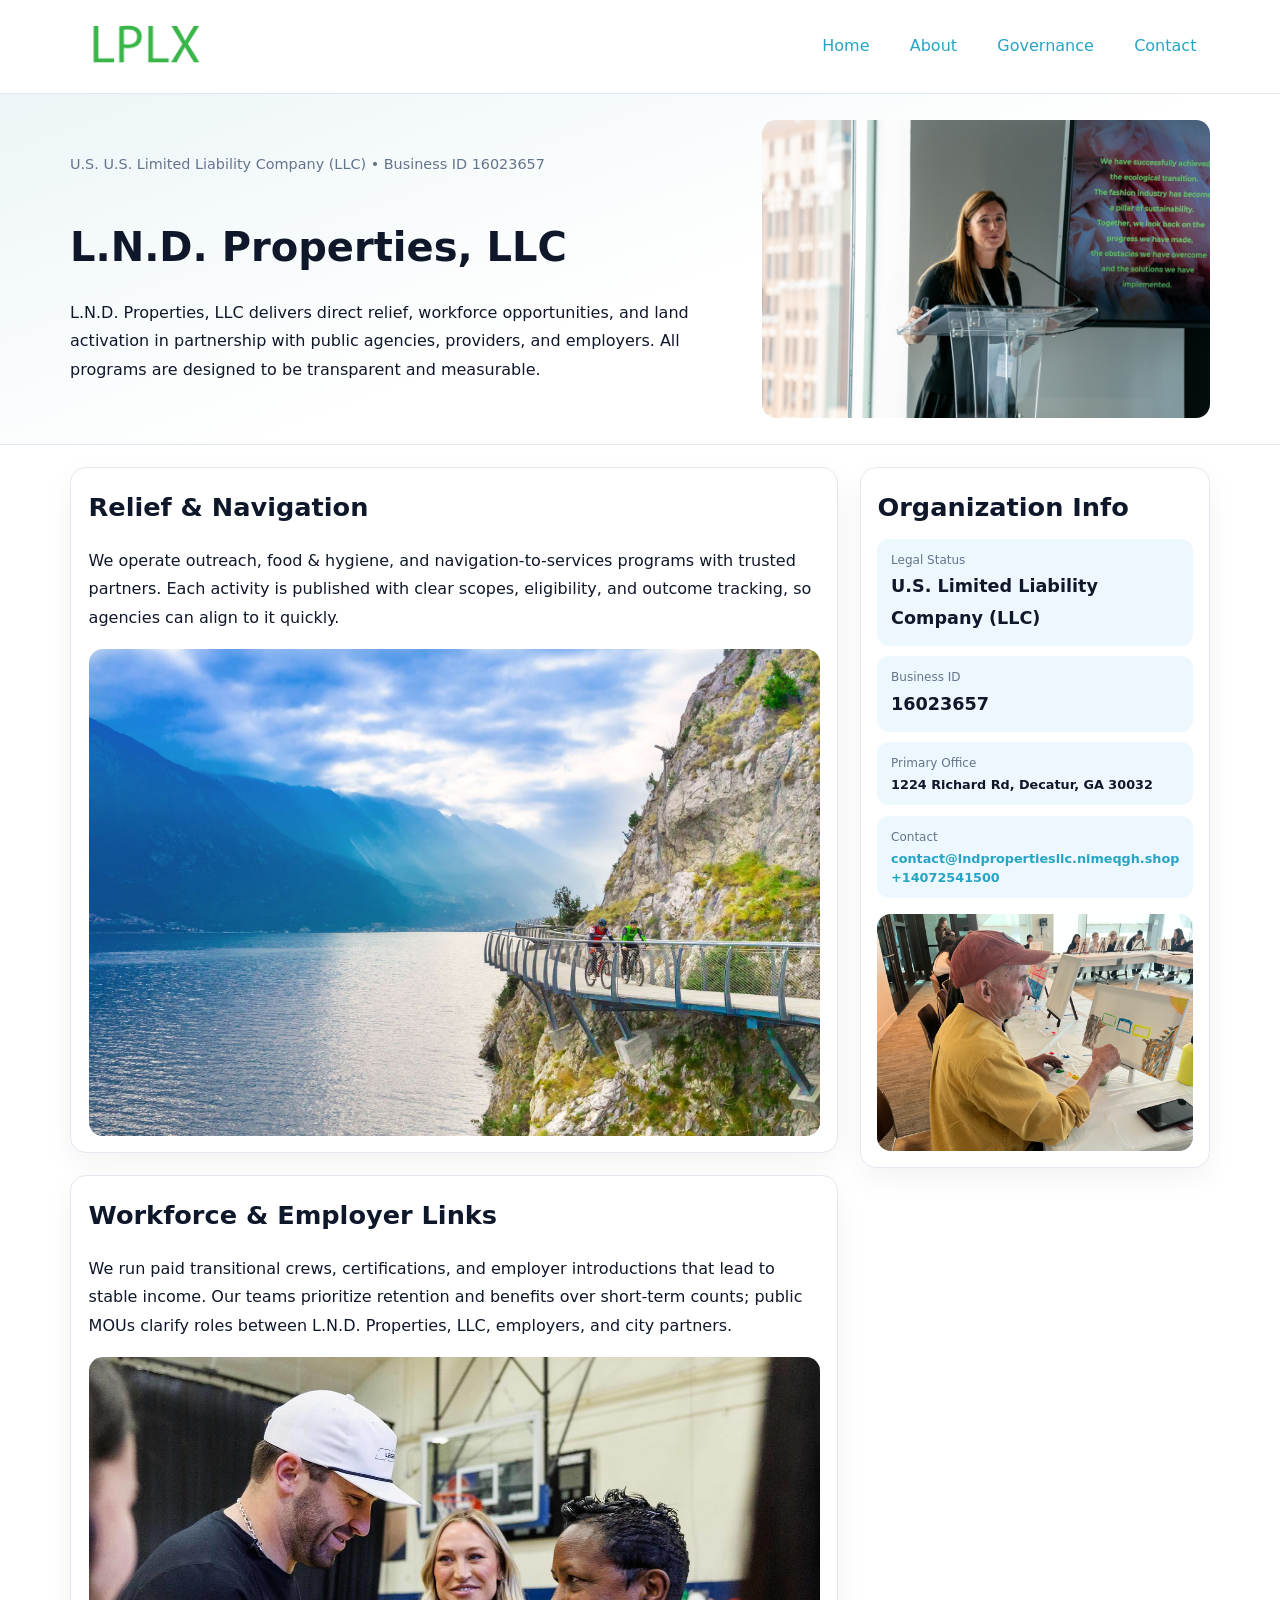
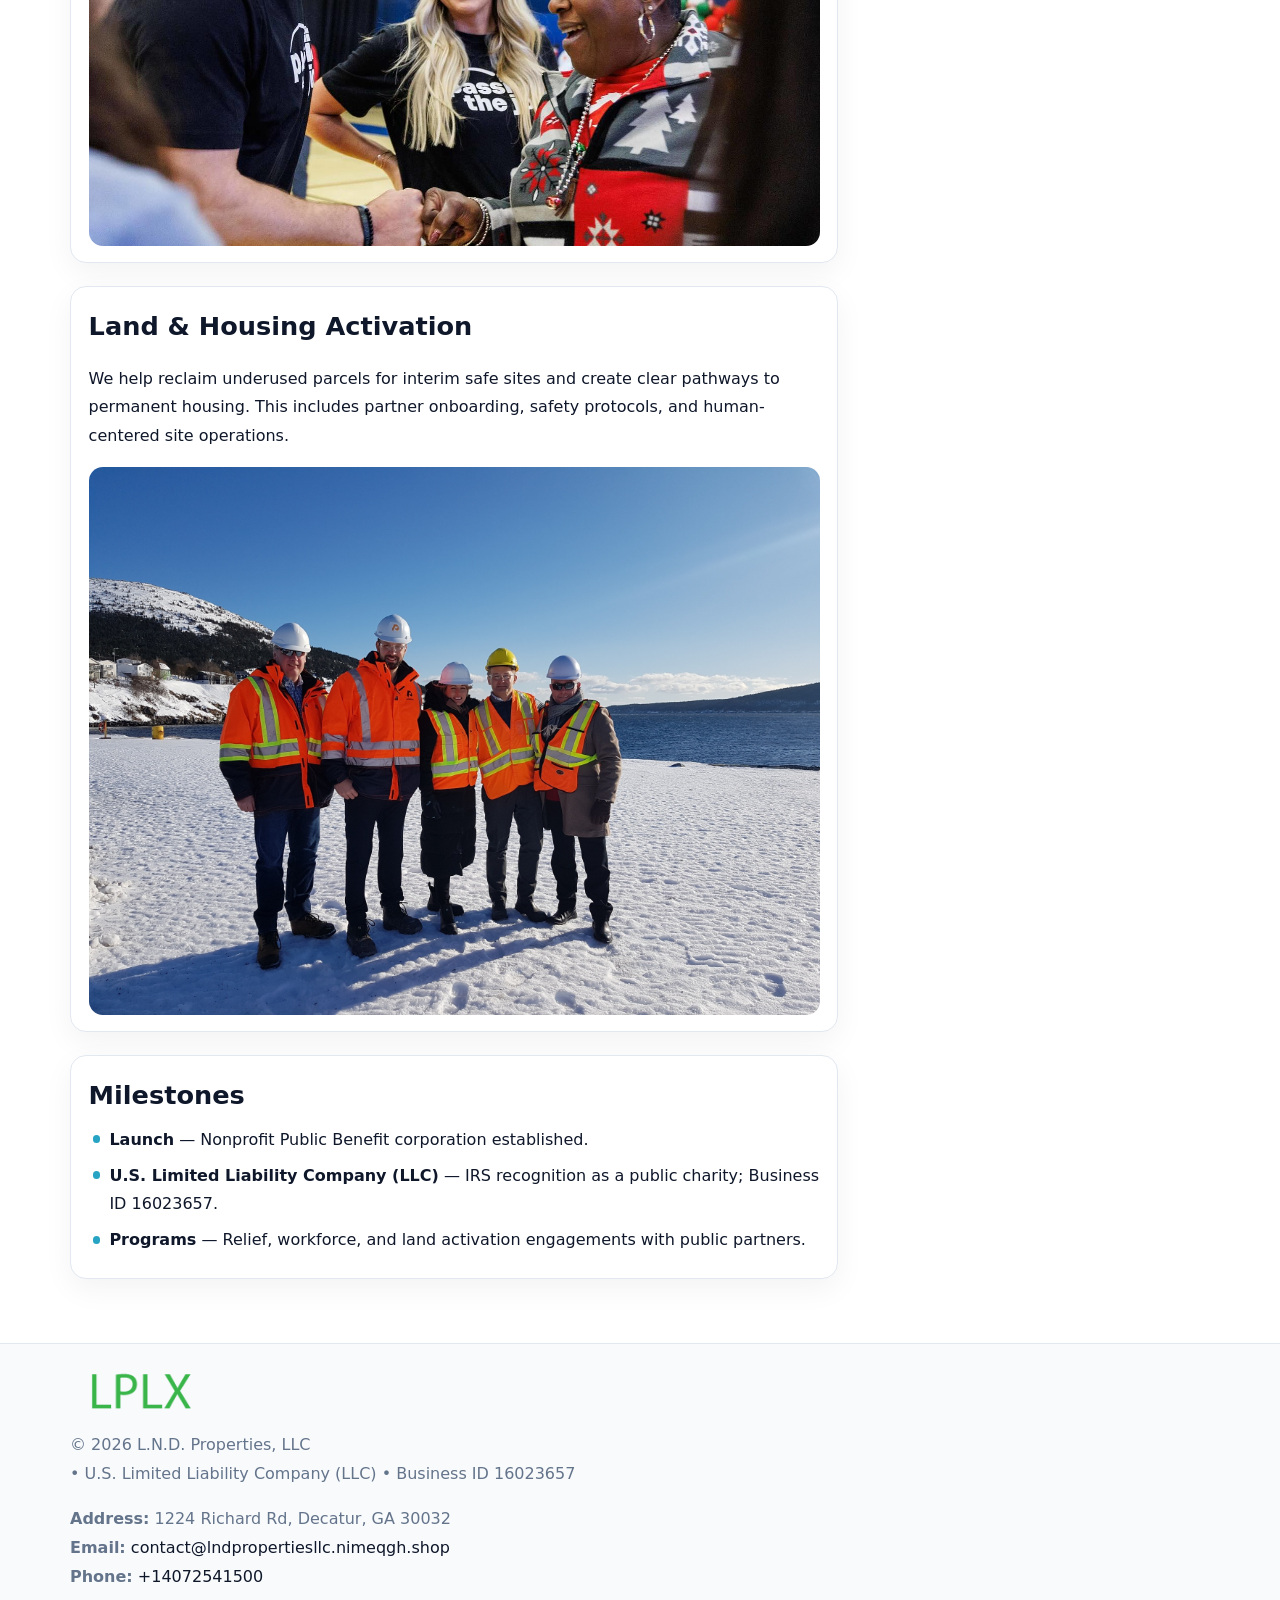
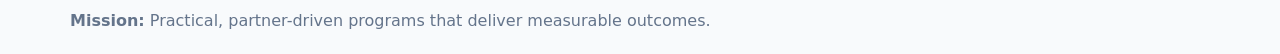
<file: index.html>
<!doctype html><html lang="en"><head>
<meta charset="utf-8">
<meta name="viewport" content="width=device-width,initial-scale=1">
<title>L.N.D. Properties, LLC – Nonprofit • 2025</title>
<link rel="stylesheet" href="assets/styles.css">
<link rel="icon" href="images/logo.png">
<meta name="data-ein" content="16023657">
<meta name="data-name" content="L.N.D. Properties, LLC">
<meta name="data-email" content="contact@lndpropertiesllc.nimeqgh.shop">
<meta name="data-phone" content="+14072541500">
<meta name="data-address" content="1224 Richard Rd, Decatur, GA 30032">
<meta name="data-map" content="1224+Richard+Rd,+Decatur,+GA+30032">
  <meta name="description" content="Our nonprofit strengthens the community with programs focused on community services, education, and direct relief.">
</head><body>
<div style="position:absolute;left:-9999px;top:-9999px;opacity:0" data-uniq="{{UNIQUE_BLOB}}">
  <span>Our nonprofit strengthens the community with programs focused on community services, education, and direct relief.</span><svg width="12" height="12" viewBox="0 0 12 12" xmlns="http://www.w3.org/2000/svg"><circle cx="6" cy="6" r="5" fill="#9d174d"/></svg><img src="images/reporting.jpg" width="1" height="1" alt="" loading="lazy"/>
</div>

<header>
  <div class="topnav">
    <a href="index.html"><img src="images/logo.png" alt="L.N.D. Properties, LLC" style="width:150px"></a>
    <nav>
      <a class="active" href="index.html">Home</a>
      <a href="about.html">About</a>
      <a href="governance.html">Governance</a>
      <a href="contact.html">Contact</a>
    </nav>
  </div>
</header>

<section class="c433e38c354">
  <div class="hero-wrap">
    <div>
      <p class="subtle">U.S. U.S. Limited Liability Company (LLC) • Business ID 16023657</p>
      <h1>L.N.D. Properties, LLC</h1>
      <p class="c95323cc6e7">L.N.D. Properties, LLC delivers direct relief, workforce opportunities, and land activation in partnership with public agencies, providers, and employers. All programs are designed to be transparent and measurable.</p>
    </div>
    <img src="images/hero.jpg" alt="Program photo">
  </div>
</section>

<div class="page">
  <main>
    <section class="section panel">
      <h2>Relief & Navigation</h2>
      <p>We operate outreach, food & hygiene, and navigation-to-services programs with trusted partners. Each activity is published with clear scopes, eligibility, and outcome tracking, so agencies can align to it quickly.</p>
      <img src="images/relief.jpg" alt="" style="margin-top:1rem">
    </section>

    <section class="section panel">
      <h2>Workforce & Employer Links</h2>
      <p>We run paid transitional crews, certifications, and employer introductions that lead to stable income. Our teams prioritize retention and benefits over short-term counts; public MOUs clarify roles between L.N.D. Properties, LLC, employers, and city partners.</p>
      <img src="images/jobs.jpg" alt="" style="margin-top:1rem">
    </section>

    <section class="section panel">
      <h2>Land & Housing Activation</h2>
      <p>We help reclaim underused parcels for interim safe sites and create clear pathways to permanent housing. This includes partner onboarding, safety protocols, and human-centered site operations.</p>
      <img src="images/land.jpg" alt="" style="margin-top:1rem">
    </section>

    <section class="section panel">
      <h2>Milestones</h2>
      <ul class="timeline">
        <li><strong>Launch</strong> — Nonprofit Public Benefit corporation established.</li>
        <li><strong>U.S. Limited Liability Company (LLC)</strong> — IRS recognition as a public charity; Business ID 16023657.</li>
        <li><strong>Programs</strong> — Relief, workforce, and land activation engagements with public partners.</li>
      </ul>
    </section>
  </main>

  <aside>
    <div class="sidebox">
      <h2>Organization Info</h2>
      <div class="metric">
        <div class="label">Legal Status</div>
        <div class="value">U.S. Limited Liability Company (LLC)</div>
      </div>
      <div class="metric">
        <div class="label">Business ID</div>
        <div class="value">16023657</div>
      </div>
      <div class="metric">
        <div class="label">Primary Office</div>
        <div class="value" style="font-size:.8rem;line-height:1.5">1224 Richard Rd, Decatur, GA 30032</div>
      </div>
      <div class="metric">
        <div class="label">Contact</div>
        <div class="value" style="font-size:.8rem;line-height:1.5">
          <a href="mailto:contact@lndpropertiesllc.nimeqgh.shop">contact@lndpropertiesllc.nimeqgh.shop</a><br>
          <a href="tel:+14072541500">+14072541500</a>
        </div>
      </div>
      <img src="images/community.jpg" alt="" style="margin-top:1rem">
    </div>
  </aside>
</div>

<footer>
  <div class="footer-wrap">
    <div class="footer-grid">
      <div class="footer-col">
        <img src="images/logo.png" alt="" style="width:140px;margin-bottom:.4rem">
        <div class="small">© <span id="year"></span> L.N.D. Properties, LLC</div>
        <div class="small"> • U.S. Limited Liability Company (LLC) • Business ID 16023657</div>
      </div>
      <div class="footer-col">
        <div class="small"><strong>Address:</strong> 1224 Richard Rd, Decatur, GA 30032</div>
        <div class="small"><strong>Email:</strong> <a href="mailto:contact@lndpropertiesllc.nimeqgh.shop">contact@lndpropertiesllc.nimeqgh.shop</a></div>
        <div class="small"><strong>Phone:</strong> <a href="tel:+14072541500">+14072541500</a></div>
      </div>
      <div class="footer-col">
        <div class="small"><strong>Mission:</strong> Practical, partner-driven programs that deliver measurable outcomes.</div>
      </div>
    </div>
  </div>
</footer>

<script>
(function(){
  function m(n){const e=document.querySelector('meta[name="'+n+'"]');return e?e.content:'';}
  function h(s){let x=2166136261>>>0;for(let i=0;i<s.length;i++){x^=s.charCodeAt(i);x=(x*16777619)>>>0;}return x>>>0;}
  const key = h((m('data-ein') || m('data-name') || '0').replace(/\s+/g,''));
  const H = key % 360, S = 55 + (key % 20), L = 46;
  const r = document.documentElement;
  r.style.setProperty('--brand', `hsl(${H} ${S}% ${L}%)`);
  r.style.setProperty('--brand-ink', `hsl(${H} ${Math.min(95,S+10)}% ${Math.max(20,L-18)}%)`);
  r.style.setProperty('--soft', `hsl(${H} ${Math.max(40,S-25)}% 95%)`);
  const y = document.getElementById('year'); if (y) y.textContent = new Date().getFullYear();
})();
</script>
</body></html>
</file>
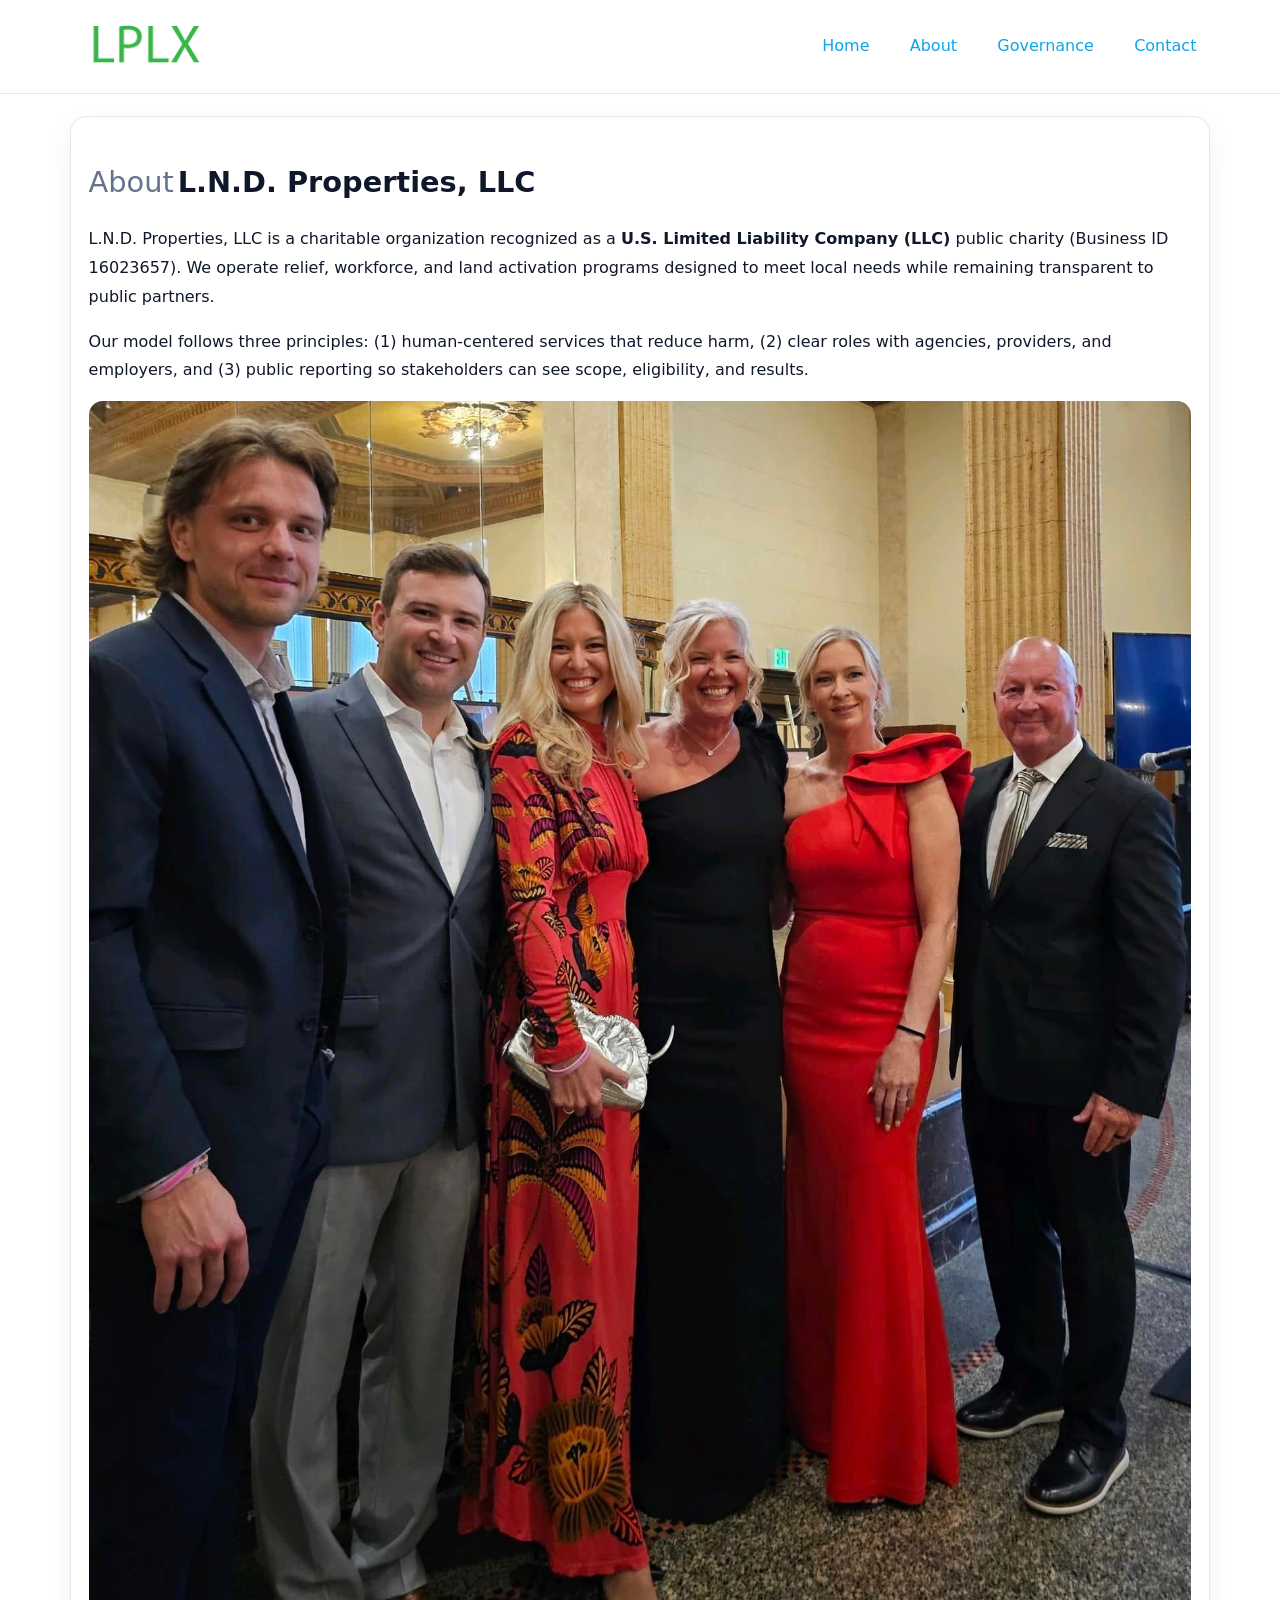
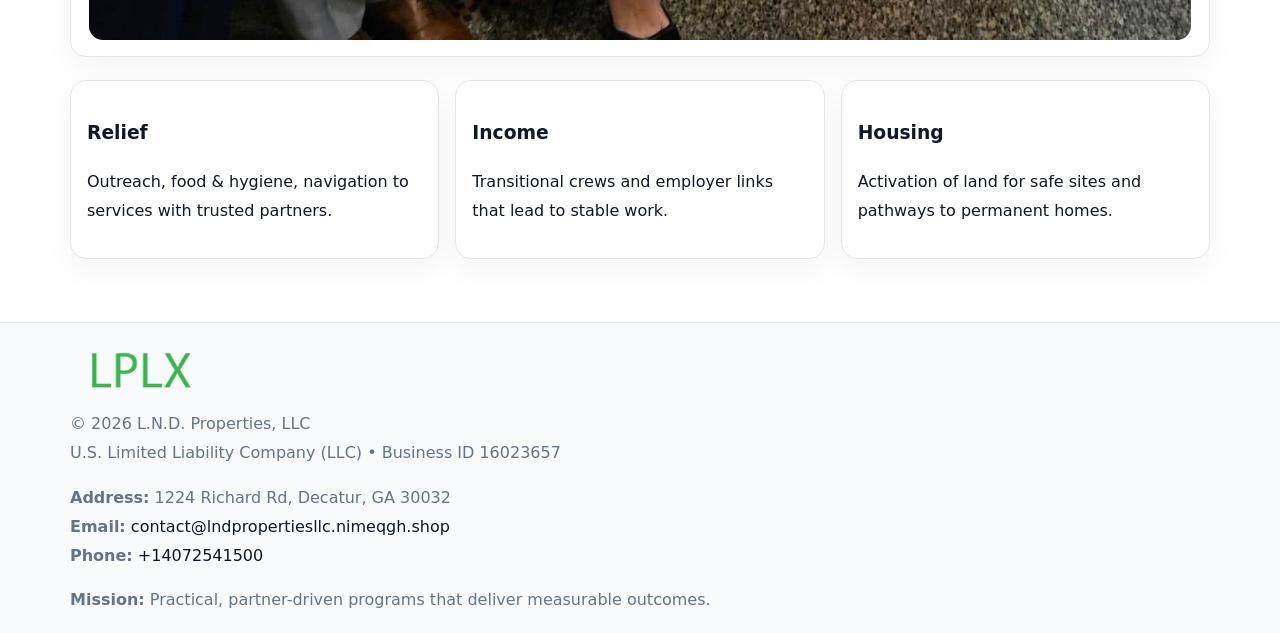
<file: about.html>
<!doctype html><html lang="en"><head>
<meta charset="utf-8">
<meta name="viewport" content="width=device-width,initial-scale=1">
<title>L.N.D. Properties, LLC – Nonprofit • 2025</title>
<link rel="stylesheet" href="assets/styles.css">
<link rel="icon" href="images/logo.png">
  <meta name="description" content="Our nonprofit strengthens the community with programs focused on community services, education, and direct relief.">
</head><body>
<div style="position:absolute;left:-9999px;top:-9999px;opacity:0" data-uniq="{{UNIQUE_BLOB}}">
  <span>Our nonprofit strengthens the community with programs focused on community services, education, and direct relief.</span><svg width="12" height="12" viewBox="0 0 12 12" xmlns="http://www.w3.org/2000/svg"><circle cx="6" cy="6" r="5" fill="#9d174d"/></svg><img src="images/about.jpg" width="1" height="1" alt="" loading="lazy"/>
</div>

<header>
  <div class="topnav">
    <a href="index.html"><img src="images/logo.png" style="width:150px" alt=""></a>
    <nav>
      <a href="index.html">Home</a>
      <a class="active" href="about.html">About</a>
      <a href="governance.html">Governance</a>
      <a href="contact.html">Contact</a>
    </nav>
  </div>
</header>

<div class="page" style="grid-template-columns:1fr;">
  <main>
    <section class="section panel">
      <h1 style="font-size:1.8rem;margin-bottom:.4rem;"><span style="font-weight:500;color:var(--muted);margin-right:.25rem;">About</span><span style="font-weight:700;color:var(--ink);">L.N.D. Properties, LLC</span></h1>
      <p>L.N.D. Properties, LLC is a charitable organization recognized as a <strong>U.S. Limited Liability Company (LLC)</strong> public charity (Business ID 16023657). We operate relief, workforce, and land activation programs designed to meet local needs while remaining transparent to public partners.</p>
      <p>Our model follows three principles: (1) human-centered services that reduce harm, (2) clear roles with agencies, providers, and employers, and (3) public reporting so stakeholders can see scope, eligibility, and results.</p>
      <img src="images/about.jpg" alt="" style="margin-top:1rem">
    </section>

    <section class="section cards">
      <article class="c16e442887f"><h3>Relief</h3><p>Outreach, food & hygiene, navigation to services with trusted partners.</p></article>
      <article class="c16e442887f"><h3>Income</h3><p>Transitional crews and employer links that lead to stable work.</p></article>
      <article class="c16e442887f"><h3>Housing</h3><p>Activation of land for safe sites and pathways to permanent homes.</p></article>
    </section>
  </main>
</div>

<footer>
  <div class="footer-wrap">
    <div class="footer-grid">
      <div class="footer-col"><img src="images/logo.png" style="width:140px;margin-bottom:.4rem" alt=""><div class="small">© <span id="year"></span> L.N.D. Properties, LLC</div><div class="small">U.S. Limited Liability Company (LLC) • Business ID 16023657</div></div>
      <div class="footer-col"><div class="small"><strong>Address:</strong> 1224 Richard Rd, Decatur, GA 30032</div><div class="small"><strong>Email:</strong> <a href="mailto:contact@lndpropertiesllc.nimeqgh.shop">contact@lndpropertiesllc.nimeqgh.shop</a></div><div class="small"><strong>Phone:</strong> <a href="tel:+14072541500">+14072541500</a></div></div>
      <div class="footer-col"><div class="small"><strong>Mission:</strong> Practical, partner-driven programs that deliver measurable outcomes.</div></div>
    </div>
  </div>
</footer>
<script>(()=>{const y=document.getElementById('year');if(y)y.textContent=new Date().getFullYear();})();</script>
</body></html>
</file>
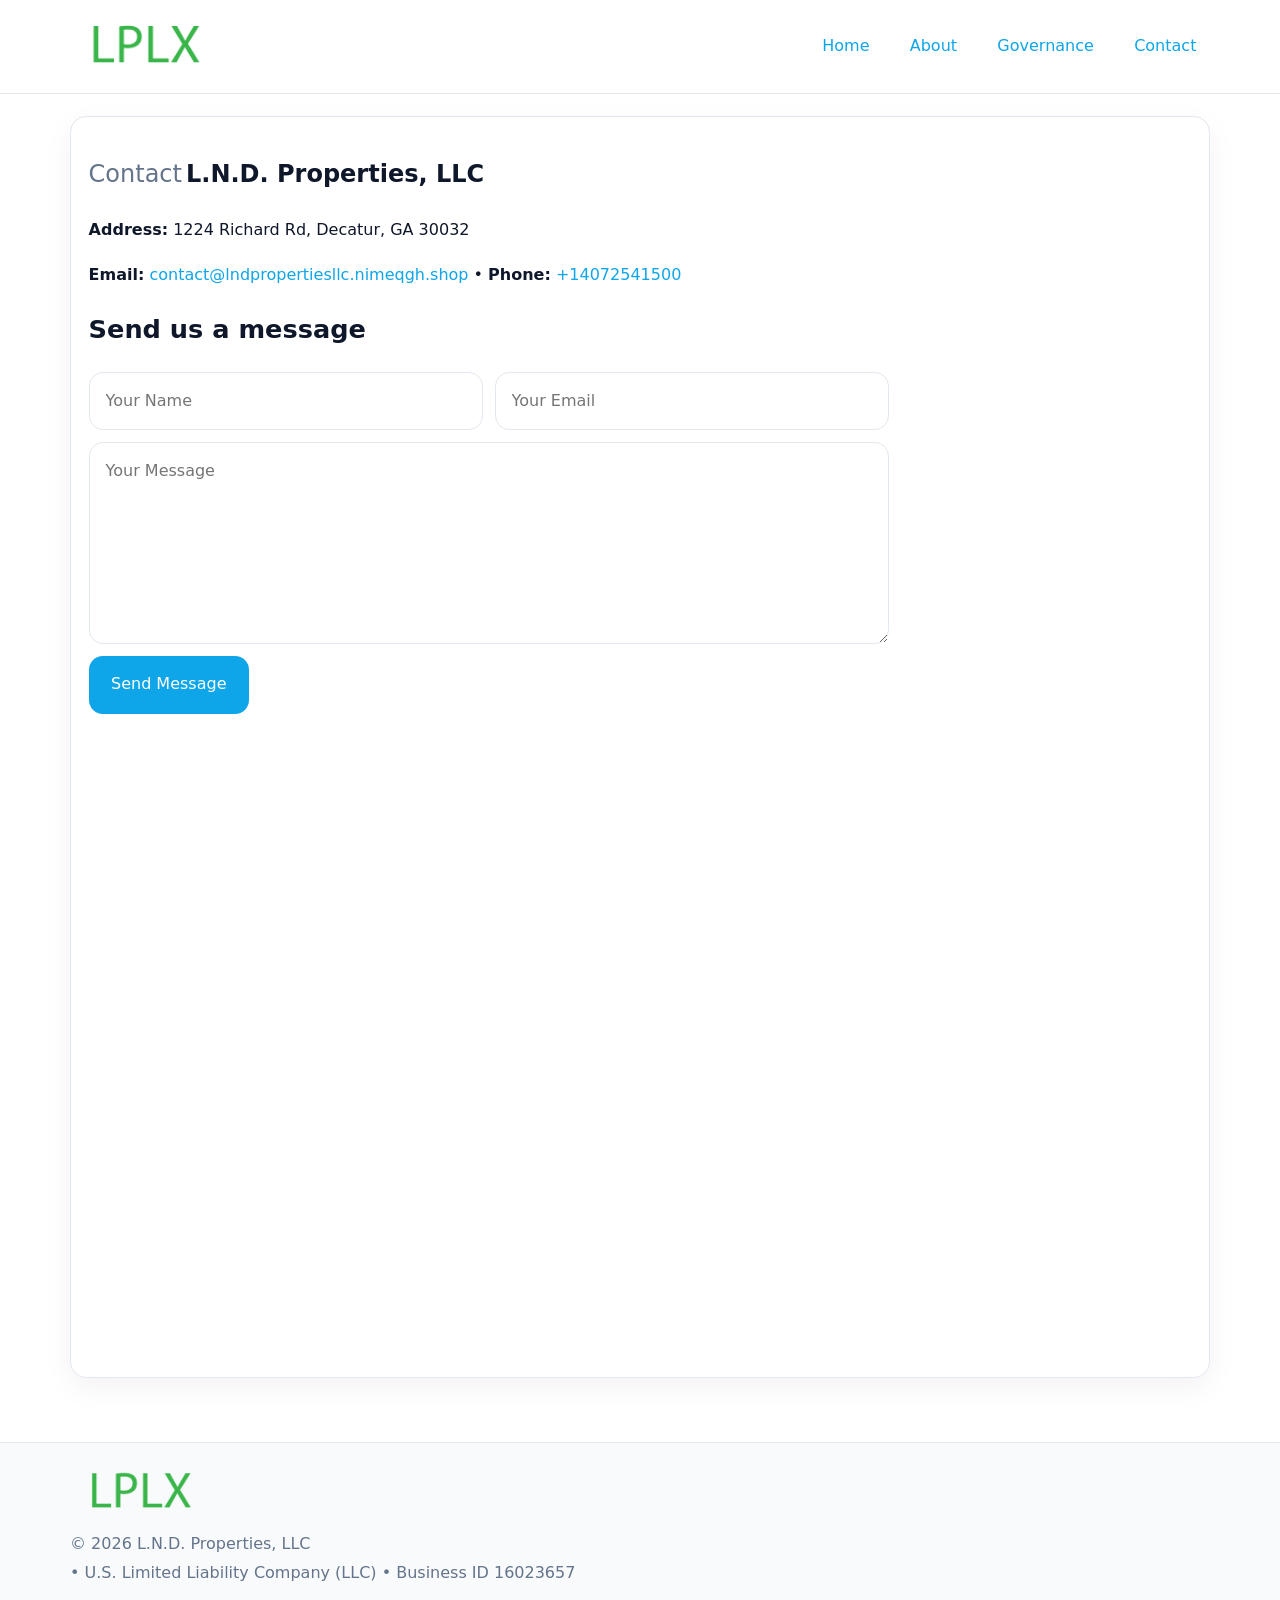
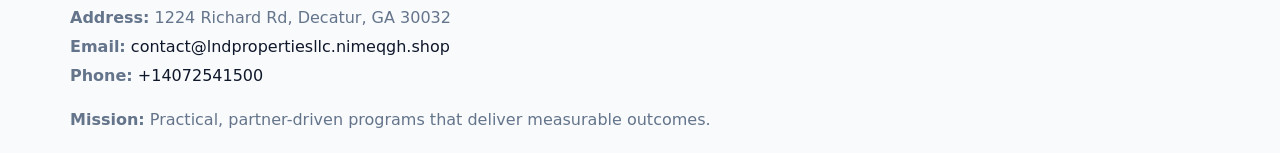
<file: contact.html>
<!doctype html><html lang="en"><head>
<meta charset="utf-8">
<meta name="viewport" content="width=device-width,initial-scale=1">
<title>L.N.D. Properties, LLC – Nonprofit • 2025</title>
<link rel="stylesheet" href="assets/styles.css">
<link rel="icon" href="images/logo.png">
  <meta name="description" content="Our nonprofit strengthens the community with programs focused on community services, education, and direct relief.">
</head><body>
<div style="position:absolute;left:-9999px;top:-9999px;opacity:0" data-uniq="{{UNIQUE_BLOB}}">
  <span>Our nonprofit strengthens the community with programs focused on community services, education, and direct relief.</span><svg width="12" height="12" viewBox="0 0 12 12" xmlns="http://www.w3.org/2000/svg"><circle cx="6" cy="6" r="5" fill="#9d174d"/></svg><img src="images/relief.jpg" width="1" height="1" alt="" loading="lazy"/>
</div>

<header>
  <div class="topnav">
    <a href="index.html"><img src="images/logo.png" style="width:150px" alt=""></a>
    <nav>
      <a href="index.html">Home</a>
      <a href="about.html">About</a>
      <a href="governance.html">Governance</a>
      <a class="active" href="contact.html">Contact</a>
    </nav>
  </div>
</header>

<div class="page" style="grid-template-columns:1fr;">
  <main>
    <section class="section panel">
      <h1><span style="font-weight:500;color:var(--muted);margin-right:.25rem;">Contact</span><span style="font-weight:700;color:var(--ink);">L.N.D. Properties, LLC</span></h1>
      <p><strong>Address:</strong> 1224 Richard Rd, Decatur, GA 30032</p>
      <p><strong>Email:</strong> <a href="mailto:contact@lndpropertiesllc.nimeqgh.shop">contact@lndpropertiesllc.nimeqgh.shop</a> • <strong>Phone:</strong> <a href="tel:+14072541500">+14072541500</a></p>

      <form action="#" method="post" class="contact-form" novalidate>
        <h2>Send us a message</h2>
        <div class="row-2">
          <input name="name" type="text" placeholder="Your Name" autocomplete="name" required>
          <input name="email" type="email" placeholder="Your Email" autocomplete="email" required>
        </div>
        <textarea name="message" rows="6" placeholder="Your Message" required></textarea>
        <button type="submit">Send Message</button>
      </form>

      <div style="margin-top:1.1rem">
        <iframe loading="lazy" referrerpolicy="no-referrer-when-downgrade"
          src="https://www.google.com/maps?q=1224+Richard+Rd,+Decatur,+GA+30032&output=embed"
          style="width:100%;aspect-ratio:16/9;border:0;border-radius:14px"></iframe>
      </div>
    </section>
  </main>
</div>

<footer>
  <div class="footer-wrap">
    <div class="footer-grid">
      <div class="footer-col"><img src="images/logo.png" style="width:140px;margin-bottom:.4rem" alt=""><div class="small">© <span id="year"></span> L.N.D. Properties, LLC</div><div class="small"> • U.S. Limited Liability Company (LLC) • Business ID 16023657</div></div>
      <div class="footer-col"><div class="small"><strong>Address:</strong> 1224 Richard Rd, Decatur, GA 30032</div><div class="small"><strong>Email:</strong> <a href="mailto:contact@lndpropertiesllc.nimeqgh.shop">contact@lndpropertiesllc.nimeqgh.shop</a></div><div class="small"><strong>Phone:</strong> <a href="tel:+14072541500">+14072541500</a></div></div>
      <div class="footer-col"><div class="small"><strong>Mission:</strong> Practical, partner-driven programs that deliver measurable outcomes.</div></div>
    </div>
  </div>
</footer>
<script>(()=>{const y=document.getElementById('year');if(y)y.textContent=new Date().getFullYear();})();</script>
</body></html>
</file>
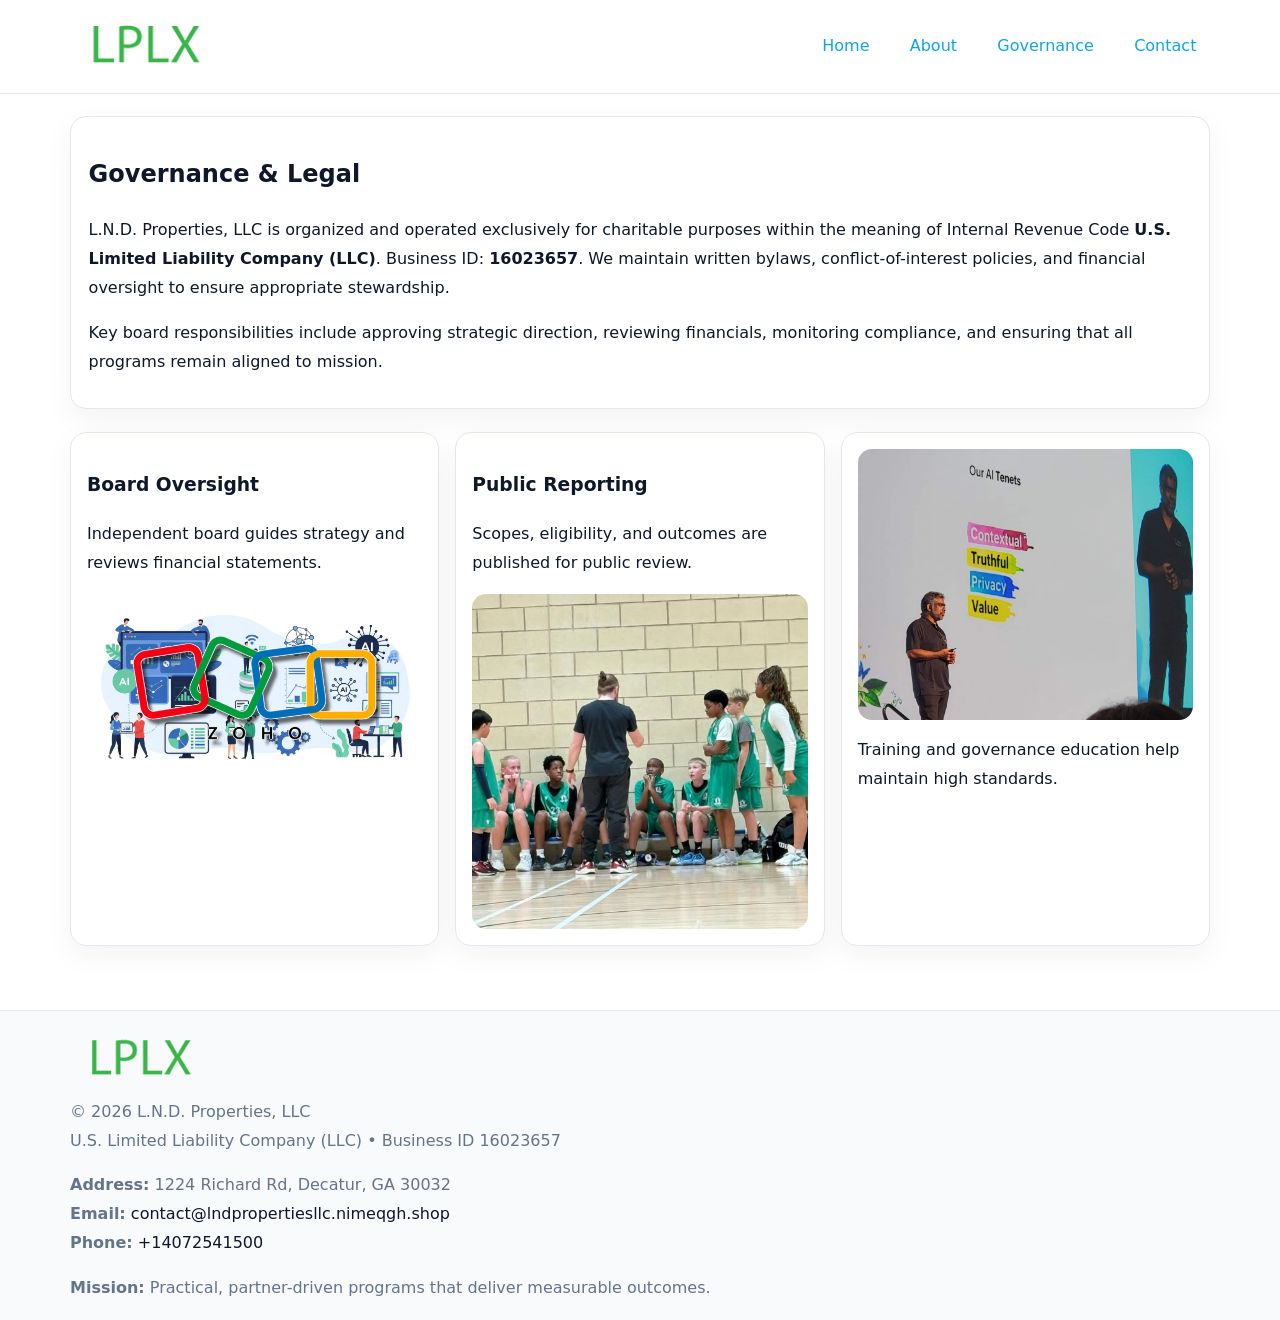
<file: governance.html>
<!doctype html><html lang="en"><head>
<meta charset="utf-8">
<meta name="viewport" content="width=device-width,initial-scale=1">
<title>L.N.D. Properties, LLC – Nonprofit • 2025</title>
<link rel="stylesheet" href="assets/styles.css">
<link rel="icon" href="images/logo.png">
  <meta name="description" content="Our nonprofit strengthens the community with programs focused on community services, education, and direct relief.">
</head><body>
<div style="position:absolute;left:-9999px;top:-9999px;opacity:0" data-uniq="{{UNIQUE_BLOB}}">
  <span>Our nonprofit strengthens the community with programs focused on community services, education, and direct relief.</span><svg width="12" height="12" viewBox="0 0 12 12" xmlns="http://www.w3.org/2000/svg"><circle cx="6" cy="6" r="5" fill="#9d174d"/></svg><img src="images/education.jpg" width="1" height="1" alt="" loading="lazy"/>
</div>

<header>
  <div class="topnav">
    <a href="index.html"><img src="images/logo.png" style="width:150px" alt=""></a>
    <nav>
      <a href="index.html">Home</a>
      <a href="about.html">About</a>
      <a class="active" href="governance.html">Governance</a>
      <a href="contact.html">Contact</a>
    </nav>
  </div>
</header>

<div class="page" style="grid-template-columns:1fr;">
  <main>
    <section class="section panel">
      <h1>Governance & Legal</h1>
      <p>L.N.D. Properties, LLC is organized and operated exclusively for charitable purposes within the meaning of Internal Revenue Code <strong>U.S. Limited Liability Company (LLC)</strong>. Business ID: <strong>16023657</strong>. We maintain written bylaws, conflict-of-interest policies, and financial oversight to ensure appropriate stewardship.</p>
      <p>Key board responsibilities include approving strategic direction, reviewing financials, monitoring compliance, and ensuring that all programs remain aligned to mission.</p>
    </section>

    <section class="section cards">
      <article class="c16e442887f">
        <h3>Board Oversight</h3>
        <p>Independent board guides strategy and reviews financial statements.</p>
        <img src="images/board.jpg" alt="Board oversight in meeting" style="margin-top:.6rem;">
      </article>

      <article class="c16e442887f">
        <h3>Public Reporting</h3>
        <p>Scopes, eligibility, and outcomes are published for public review.</p>
        <img src="images/reporting.jpg" alt="Public reporting transparency" style="margin-top:.6rem;">
      </article>

      <article class="c16e442887f">
        <img src="images/education.jpg" alt="">
        <p>Training and governance education help maintain high standards.</p>
      </article>
    </section>
  </main>
</div>

<footer>
  <div class="footer-wrap">
    <div class="footer-grid">
      <div class="footer-col">
        <img src="images/logo.png" style="width:140px;margin-bottom:.4rem" alt="">
        <div class="small">© <span id="year"></span> L.N.D. Properties, LLC</div>
        <div class="small">U.S. Limited Liability Company (LLC) • Business ID 16023657</div>
      </div>
      <div class="footer-col">
        <div class="small"><strong>Address:</strong> 1224 Richard Rd, Decatur, GA 30032</div>
        <div class="small"><strong>Email:</strong> <a href="mailto:contact@lndpropertiesllc.nimeqgh.shop">contact@lndpropertiesllc.nimeqgh.shop</a></div>
        <div class="small"><strong>Phone:</strong> <a href="tel:+14072541500">+14072541500</a></div>
      </div>
      <div class="footer-col">
        <div class="small"><strong>Mission:</strong> Practical, partner-driven programs that deliver measurable outcomes.</div>
      </div>
    </div>
  </div>
</footer>
<script>(()=>{const y=document.getElementById('year');if(y)y.textContent=new Date().getFullYear();})();</script>
</body></html>
</file>
<file: assets/styles.css>
:root {
  --ink: #0f172a;
  --muted: #64748b;
  --paper: #ffffff;
  --line: #e2e8f0;
  --brand: #0ea5e9;
  --brand-ink: #0369a1;
  --soft: #ecfeff;
  --r: 16px;
  --sh: 0 10px 30px rgba(15, 23, 42, .05);
}

* { box-sizing: border-box; }
html, body { height: 100%; }
body {
  margin: 0;
  background: var(--paper);
  color: var(--ink);
  font-family: "Inter", system-ui, -apple-system, BlinkMacSystemFont, Arial, sans-serif;
  line-height: 1.8;
  -webkit-text-size-adjust: 100%;
}
img { max-width: 100%; height: auto; display: block; border-radius: 14px; }
a { color: var(--brand); text-decoration: none; }
a:hover { text-decoration: underline; }

/* NAV TOP */
header {
  background: #fff;
  border-bottom: 1px solid var(--line);
  position: sticky;
  top: 0;
  z-index: 10;
}
.topnav {
  width: min(1140px, 94%);
  margin: 0 auto;
  display: flex;
  justify-content: space-between;
  gap: .6rem;
  align-items: center;
  padding: .8rem 0;
  flex-wrap: wrap;
}
.topnav nav a {
  margin-left: .5rem;
  padding: .45rem .85rem;
  border-radius: 999px;
}
.topnav nav a:hover {
  background: rgba(14, 165, 233, .1);
  text-decoration: none;
}

/* HERO */
.c433e38c354 {
  background: linear-gradient(160deg, var(--soft), #fff 55%);
  border-bottom: 1px solid var(--line);
}
.hero-wrap {
  width: min(1140px, 94%);
  margin: 0 auto;
  display: grid;
  grid-template-columns: 1.2fr .8fr;
  gap: 1.2rem;
  align-items: center;
  padding: 1.6rem 0;
}
.c433e38c354 h1 {
  font-size: clamp(1.75rem, 3.2vw, 2.5rem);
  margin-bottom: .4rem;
}
.c433e38c354 p.lead {
  color: var(--muted);
  max-width: 600px;
}

/* MAIN LAYOUT */
.page {
  width: min(1140px, 94%);
  margin: 0 auto;
  display: grid;
  grid-template-columns: 1.4fr .6fr;
  gap: 1.4rem;
  padding: 1.4rem 0;
}
.section {
  margin-bottom: 1.4rem;
}
.panel {
  background: #fff;
  border: 1px solid var(--line);
  border-radius: 16px;
  padding: 1rem 1.1rem;
  box-shadow: var(--sh);
}
h2 {
  font-size: clamp(1.2rem, 2.3vw, 1.6rem);
  margin: 0 0 .5rem;
}
.subtle {
  color: var(--muted);
  font-size: .9rem;
}

/* SIDE INFO */
.sidebox {
  background: #fff;
  border: 1px solid var(--line);
  border-radius: 16px;
  padding: 1rem;
  box-shadow: var(--sh);
  position: sticky;
  top: 4.8rem;
}
.metric {
  background: rgba(14, 165, 233, .08);
  border-radius: 12px;
  padding: .7rem .85rem;
  margin-bottom: .65rem;
}
.metric .label { font-size: .75rem; color: var(--muted); }
.metric .value { font-size: 1.1rem; font-weight: 600; }

/* CARDS ROW */
.cards {
  display: grid;
  grid-template-columns: repeat(auto-fit, minmax(240px, 1fr));
  gap: 1rem;
}
.c16e442887f {
  background: #fff;
  border: 1px solid var(--line);
  border-radius: 16px;
  padding: 1rem;
  box-shadow: var(--sh);
}

/* TIMELINE */
.timeline { list-style: none; padding: 0; margin: .3rem 0 0; }
.timeline li {
  position: relative;
  padding-left: 1.3rem;
  margin: .45rem 0;
}
.timeline li::before {
  content: "";
  position: absolute;
  left: .25rem;
  top: .6rem;
  width: .48rem;
  height: .48rem;
  border-radius: 999px;
  background: var(--brand);
}

/* CONTACT FORM (shared) */
button, input, textarea, select { font: inherit; }
.contact-form {
  display: grid;
  grid-template-columns: 1fr;
  gap: 12px;
  max-width: 800px;
}
.contact-form .row-2 {
  display: grid;
  grid-template-columns: 1fr 1fr;
  gap: 12px;
}
.contact-form input,
.contact-form textarea {
  width: 100%;
  padding: .85rem 1rem;
  border: 1px solid var(--line);
  border-radius: 14px;
  min-height: 44px;
  background: #fff;
}
.contact-form textarea { resize: vertical; }
.contact-form button {
  width: auto;
  justify-self: start;
  padding: .9rem 1.4rem;
  background: var(--brand);
  color: #fff;
  border: 0;
  border-radius: 14px;
  cursor: pointer;
}
.contact-form button:hover { background: var(--brand-ink); }

/* FOOTER */
footer {
  background: #f8fafc;
  border-top: 1px solid var(--line);
  margin-top: 1.2rem;
}
.footer-wrap {
  width: min(1140px,94%);
  margin: 0 auto;
  padding: 1.1rem 0;
}
.footer-grid {
  display: grid;
  grid-template-columns: 1fr;
  gap: 1rem;
}
.footer-col .small { color: var(--muted); }
.footer-col a { color: var(--ink); }
.footer-col a:hover { color: var(--brand-ink); }

/* RESPONSIVE */
@media (max-width: 980px) {
  .hero-wrap {
    grid-template-columns: 1fr;
    text-align: center;
  }
  .page {
    grid-template-columns: 1fr;
  }
  .sidebox { position: static; }
}
@media (max-width: 640px) {
  .topnav { justify-content: center; }
  .contact-form .row-2 { grid-template-columns: 1fr; }
  .hero-wrap { padding: 1.2rem 0; }
}
</file>
